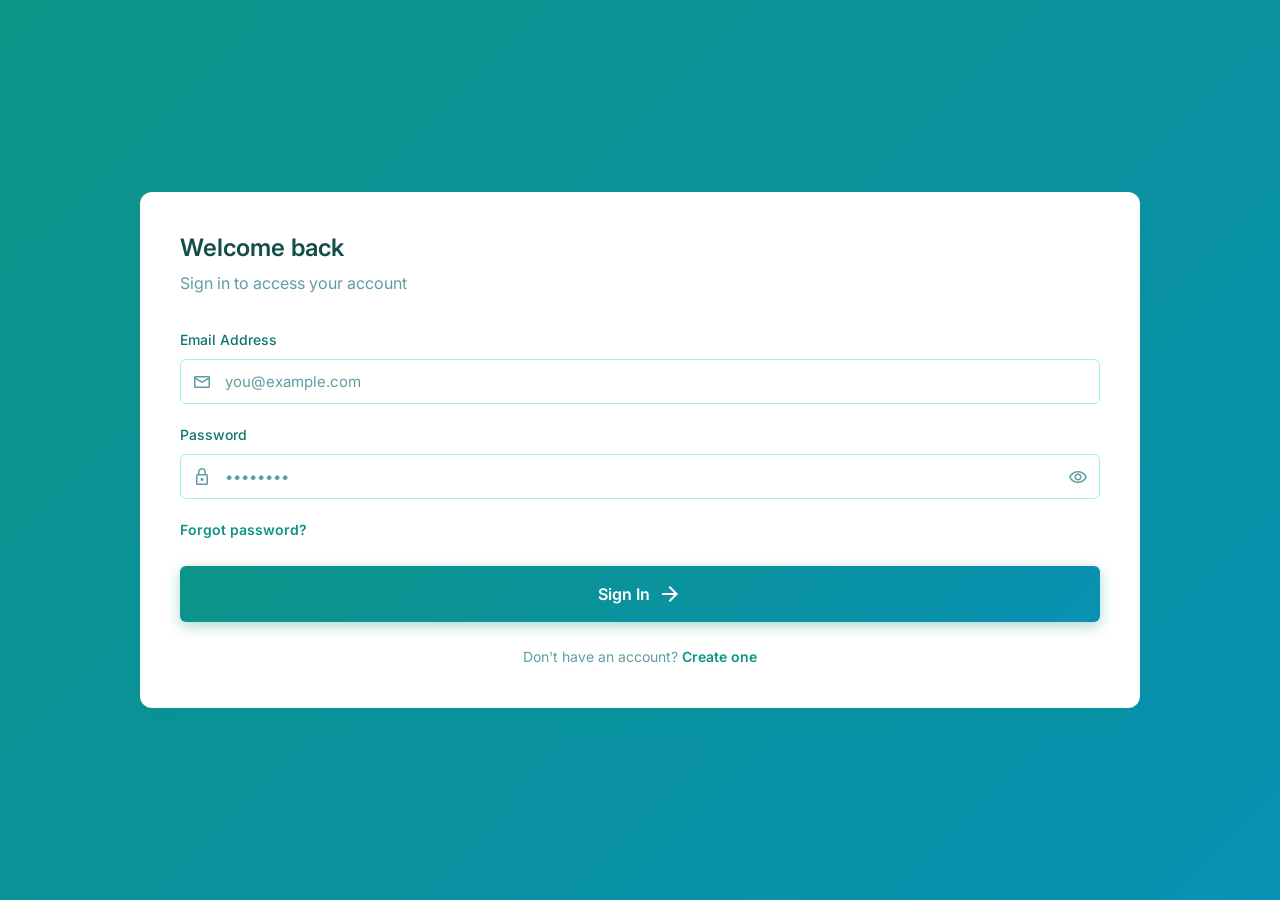
<file: target/classes/static/index.html>
<!DOCTYPE html>
<html lang="en">
<head>
    <meta charset="UTF-8">
    <meta name="viewport" content="width=device-width, initial-scale=1.0">
    <title>SpecBooking - Healthcare Scheduling Portal</title>
    
    <!-- Google Fonts -->
    <link rel="preconnect" href="https://fonts.googleapis.com">
    <link rel="preconnect" href="https://fonts.gstatic.com" crossorigin>
    <link href="https://fonts.googleapis.com/css2?family=Inter:wght@400;500;600;700&display=swap" rel="stylesheet">
    
    <!-- Material Symbols -->
    <link href="https://fonts.googleapis.com/css2?family=Material+Symbols+Outlined:wght@300;400;500;600&display=swap" rel="stylesheet">
    
    <!-- Custom Styles -->
    <link rel="stylesheet" href="css/styles.css">
</head>
<body>
    <!-- Notification Container -->
    <div id="notification-container" class="notification-container"></div>
    
    <!-- Loading Overlay -->
    <div id="loading-overlay" class="loading-overlay">
        <div class="loading-spinner"></div>
    </div>
    
    <!-- Auth Wrapper -->
    <div class="auth-wrapper">
        <div class="auth-container animate-fadeIn">
            
            <!-- Form Side -->
            <div class="auth-form-container">
                
                <!-- Login Form -->
                <div id="login-section">
                    <h2>Welcome back</h2>
                    <p class="subtitle">Sign in to access your account</p>
                    
                    <form id="login-form">
                        <div class="form-group">
                            <label class="form-label">Email Address</label>
                            <div class="input-group">
                                <span class="material-symbols-outlined input-icon">mail</span>
                                <input type="email" class="form-input" id="login-email" placeholder="you@example.com" required>
                            </div>
                        </div>
                        
                        <div class="form-group">
                            <label class="form-label">Password</label>
                            <div class="input-group">
                                <span class="material-symbols-outlined input-icon">lock</span>
                                <input type="password" class="form-input has-right-icon" id="login-password" placeholder="••••••••" required>
                                <span class="material-symbols-outlined input-icon-right" id="toggle-login-password">visibility</span>
                            </div>
                        </div>
                        
                        <div class="flex justify-between items-center mb-6">
                            <a href="#" class="text-primary text-sm font-semibold">Forgot password?</a>
                        </div>
                        
                        <button type="submit" class="btn btn-primary btn-lg w-full">
                            Sign In
                            <span class="material-symbols-outlined">arrow_forward</span>
                        </button>
                    </form>
                    
                    <p class="auth-footer">
                        Don't have an account? <a href="#" id="show-signup">Create one</a>
                    </p>
                </div>
                
                <!-- Signup Form -->
                <div id="signup-section" class="hidden">
                    <h2>Create Account</h2>
                    <p class="subtitle">Join SpecBooking to manage your healthcare</p>
                    
                    <!-- Role Toggle -->
                    <div class="role-toggle mb-6">
                        <button type="button" class="toggle-option active" data-role="PATIENT">
                            <span class="material-symbols-outlined">person</span>
                            Patient
                        </button>
                        <button type="button" class="toggle-option" data-role="DOCTOR">
                            <span class="material-symbols-outlined">stethoscope</span>
                            Doctor
                        </button>
                    </div>
                    
                    <form id="signup-form">
                        <div class="grid grid-cols-2 gap-4">
                            <div class="form-group">
                                <label class="form-label">Full Name</label>
                                <input type="text" class="form-input" id="signup-name" placeholder="John Doe" required>
                            </div>
                            <div class="form-group">
                                <label class="form-label">Phone Number</label>
                                <input type="tel" class="form-input" id="signup-phone" placeholder="+250 7XX XXX XXX" required>
                            </div>
                        </div>
                        
                        <div class="form-group">
                            <label class="form-label">Email Address</label>
                            <input type="email" class="form-input" id="signup-email" placeholder="you@example.com" required>
                        </div>
                        
                        <div class="form-group">
                            <label class="form-label">Password</label>
                            <div class="input-group">
                                <span class="material-symbols-outlined input-icon">lock</span>
                                <input type="password" class="form-input has-right-icon" id="signup-password" placeholder="Create a strong password" required>
                                <span class="material-symbols-outlined input-icon-right" id="toggle-signup-password">visibility</span>
                            </div>
                        </div>
                        
                        <!-- Location Fields - Cascading Dropdowns -->
                        <p class="form-section-title">Location Information</p>
                        
                        <div class="grid grid-cols-2 gap-4">
                            <div class="form-group">
                                <label class="form-label">Province</label>
                                <select class="form-select" id="signup-province" required>
                                    <option value="">Loading...</option>
                                </select>
                            </div>
                            <div class="form-group">
                                <label class="form-label">District</label>
                                <select class="form-select" id="signup-district" required disabled>
                                    <option value="">Select Province first</option>
                                </select>
                            </div>
                        </div>
                        
                        <div class="grid grid-cols-3 gap-4">
                            <div class="form-group">
                                <label class="form-label">Sector</label>
                                <select class="form-select" id="signup-sector" required disabled>
                                    <option value="">Select District first</option>
                                </select>
                            </div>
                            <div class="form-group">
                                <label class="form-label">Cell</label>
                                <select class="form-select" id="signup-cell" required disabled>
                                    <option value="">Select Sector first</option>
                                </select>
                            </div>
                            <div class="form-group">
                                <label class="form-label">Village</label>
                                <select class="form-select" id="signup-village" required disabled>
                                    <option value="">Select Cell first</option>
                                </select>
                            </div>
                        </div>
                        
                        <!-- Doctor Fields (only shown for doctors) -->
                        <div id="doctor-fields" class="hidden">
                            <p class="form-section-title">Professional Information</p>
                            <div class="form-group">
                                <label class="form-label">Specialization</label>
                                <select class="form-select" id="signup-specialization">
                                    <option value="">Select Specialization</option>
                                    <option value="General Practitioner">General Practitioner</option>
                                    <option value="Cardiologist">Cardiologist</option>
                                    <option value="Dermatologist">Dermatologist</option>
                                    <option value="Neurologist">Neurologist</option>
                                    <option value="Pediatrician">Pediatrician</option>
                                    <option value="Orthopedic">Orthopedic</option>
                                    <option value="Psychiatrist">Psychiatrist</option>
                                    <option value="Gynecologist">Gynecologist</option>
                                    <option value="Ophthalmologist">Ophthalmologist</option>
                                    <option value="ENT Specialist">ENT Specialist</option>
                                    <option value="Surgeon">Surgeon</option>
                                </select>
                            </div>
                            <div class="grid grid-cols-2 gap-4">
                                <div class="form-group">
                                    <label class="form-label">Experience (Years)</label>
                                    <input type="number" class="form-input" id="signup-experience" placeholder="5" min="0">
                                </div>
                                <div class="form-group">
                                    <label class="form-label">Hospital Name</label>
                                    <input type="text" class="form-input" id="signup-hospital" placeholder="King Faisal Hospital">
                                </div>
                            </div>
                        </div>
                        
                        <button type="submit" class="btn btn-primary btn-lg w-full mt-4">
                            Create Account
                            <span class="material-symbols-outlined">person_add</span>
                        </button>
                    </form>
                    
                    <p class="auth-footer">
                        Already have an account? <a href="#" id="show-login">Sign in</a>
                    </p>
                </div>
                
            </div>
        </div>
    </div>
    
    <!-- API Script -->
    <script src="js/api.js"></script>
    
    <!-- Page Script -->
    <script>
        let selectedRole = 'PATIENT';
        let allLocations = [];
        let selectedLocationId = null;
        
        // Load locations from database
        async function loadLocations() {
            try {
                allLocations = await api.getLocations();
                console.log('Loaded locations:', allLocations.length);
                populateProvinces();
            } catch (error) {
                console.error('Error loading locations:', error);
                const provinceSelect = document.getElementById('signup-province');
                provinceSelect.innerHTML = '<option value="">No locations available - Contact admin</option>';
            }
        }
        
        // Populate provinces dropdown
        function populateProvinces() {
            const provinceSelect = document.getElementById('signup-province');
            const provinces = [...new Set(allLocations.map(loc => loc.province))].sort();
            
            provinceSelect.innerHTML = '<option value="">Select Province</option>';
            provinces.forEach(province => {
                const option = document.createElement('option');
                option.value = province;
                option.textContent = province;
                provinceSelect.appendChild(option);
            });
            
            if (provinces.length === 0) {
                provinceSelect.innerHTML = '<option value="">No provinces available</option>';
            }
        }
        
        // Province change handler - populate districts
        document.getElementById('signup-province').addEventListener('change', function() {
            const selectedProvince = this.value;
            const districtSelect = document.getElementById('signup-district');
            const sectorSelect = document.getElementById('signup-sector');
            const cellSelect = document.getElementById('signup-cell');
            const villageSelect = document.getElementById('signup-village');
            
            // Reset downstream selects
            sectorSelect.innerHTML = '<option value="">Select District first</option>';
            sectorSelect.disabled = true;
            cellSelect.innerHTML = '<option value="">Select Sector first</option>';
            cellSelect.disabled = true;
            villageSelect.innerHTML = '<option value="">Select Cell first</option>';
            villageSelect.disabled = true;
            selectedLocationId = null;
            
            if (!selectedProvince) {
                districtSelect.innerHTML = '<option value="">Select Province first</option>';
                districtSelect.disabled = true;
                return;
            }
            
            const districts = [...new Set(
                allLocations
                    .filter(loc => loc.province === selectedProvince)
                    .map(loc => loc.district)
            )].sort();
            
            districtSelect.innerHTML = '<option value="">Select District</option>';
            districts.forEach(district => {
                const option = document.createElement('option');
                option.value = district;
                option.textContent = district;
                districtSelect.appendChild(option);
            });
            districtSelect.disabled = false;
        });
        
        // District change handler - populate sectors
        document.getElementById('signup-district').addEventListener('change', function() {
            const selectedProvince = document.getElementById('signup-province').value;
            const selectedDistrict = this.value;
            const sectorSelect = document.getElementById('signup-sector');
            const cellSelect = document.getElementById('signup-cell');
            const villageSelect = document.getElementById('signup-village');
            
            // Reset downstream selects
            cellSelect.innerHTML = '<option value="">Select Sector first</option>';
            cellSelect.disabled = true;
            villageSelect.innerHTML = '<option value="">Select Cell first</option>';
            villageSelect.disabled = true;
            selectedLocationId = null;
            
            if (!selectedDistrict) {
                sectorSelect.innerHTML = '<option value="">Select District first</option>';
                sectorSelect.disabled = true;
                return;
            }
            
            const sectors = [...new Set(
                allLocations
                    .filter(loc => loc.province === selectedProvince && loc.district === selectedDistrict)
                    .map(loc => loc.sector)
            )].sort();
            
            sectorSelect.innerHTML = '<option value="">Select Sector</option>';
            sectors.forEach(sector => {
                const option = document.createElement('option');
                option.value = sector;
                option.textContent = sector;
                sectorSelect.appendChild(option);
            });
            sectorSelect.disabled = false;
        });
        
        // Sector change handler - populate cells
        document.getElementById('signup-sector').addEventListener('change', function() {
            const selectedProvince = document.getElementById('signup-province').value;
            const selectedDistrict = document.getElementById('signup-district').value;
            const selectedSector = this.value;
            const cellSelect = document.getElementById('signup-cell');
            const villageSelect = document.getElementById('signup-village');
            
            // Reset downstream selects
            villageSelect.innerHTML = '<option value="">Select Cell first</option>';
            villageSelect.disabled = true;
            selectedLocationId = null;
            
            if (!selectedSector) {
                cellSelect.innerHTML = '<option value="">Select Sector first</option>';
                cellSelect.disabled = true;
                return;
            }
            
            const cells = [...new Set(
                allLocations
                    .filter(loc => loc.province === selectedProvince && 
                                   loc.district === selectedDistrict && 
                                   loc.sector === selectedSector)
                    .map(loc => loc.cell)
            )].sort();
            
            cellSelect.innerHTML = '<option value="">Select Cell</option>';
            cells.forEach(cell => {
                const option = document.createElement('option');
                option.value = cell;
                option.textContent = cell;
                cellSelect.appendChild(option);
            });
            cellSelect.disabled = false;
        });
        
        // Cell change handler - populate villages
        document.getElementById('signup-cell').addEventListener('change', function() {
            const selectedProvince = document.getElementById('signup-province').value;
            const selectedDistrict = document.getElementById('signup-district').value;
            const selectedSector = document.getElementById('signup-sector').value;
            const selectedCell = this.value;
            const villageSelect = document.getElementById('signup-village');
            
            selectedLocationId = null;
            
            if (!selectedCell) {
                villageSelect.innerHTML = '<option value="">Select Cell first</option>';
                villageSelect.disabled = true;
                return;
            }
            
            const villages = [...new Set(
                allLocations
                    .filter(loc => loc.province === selectedProvince && 
                                   loc.district === selectedDistrict && 
                                   loc.sector === selectedSector &&
                                   loc.cell === selectedCell)
                    .map(loc => loc.village)
            )].sort();
            
            villageSelect.innerHTML = '<option value="">Select Village</option>';
            villages.forEach(village => {
                const option = document.createElement('option');
                option.value = village;
                option.textContent = village;
                villageSelect.appendChild(option);
            });
            villageSelect.disabled = false;
        });
        
        // Village change handler - find location ID
        document.getElementById('signup-village').addEventListener('change', function() {
            const selectedProvince = document.getElementById('signup-province').value;
            const selectedDistrict = document.getElementById('signup-district').value;
            const selectedSector = document.getElementById('signup-sector').value;
            const selectedCell = document.getElementById('signup-cell').value;
            const selectedVillage = this.value;
            
            if (selectedVillage) {
                const location = allLocations.find(loc => 
                    loc.province === selectedProvince && 
                    loc.district === selectedDistrict && 
                    loc.sector === selectedSector &&
                    loc.cell === selectedCell &&
                    loc.village === selectedVillage
                );
                selectedLocationId = location ? location.id : null;
                console.log('Selected location ID:', selectedLocationId);
            } else {
                selectedLocationId = null;
            }
        });
        
        // Toggle between login and signup
        document.getElementById('show-signup').addEventListener('click', function(e) {
            e.preventDefault();
            document.getElementById('login-section').classList.add('hidden');
            document.getElementById('signup-section').classList.remove('hidden');
        });
        
        document.getElementById('show-login').addEventListener('click', function(e) {
            e.preventDefault();
            document.getElementById('signup-section').classList.add('hidden');
            document.getElementById('login-section').classList.remove('hidden');
        });
        
        // Role toggle
        document.querySelectorAll('.role-toggle .toggle-option').forEach(btn => {
            btn.addEventListener('click', function() {
                document.querySelectorAll('.role-toggle .toggle-option').forEach(b => b.classList.remove('active'));
                this.classList.add('active');
                selectedRole = this.dataset.role;
                
                if (selectedRole === 'DOCTOR') {
                    document.getElementById('doctor-fields').classList.remove('hidden');
                } else {
                    document.getElementById('doctor-fields').classList.add('hidden');
                }
            });
        });
        
        // Password visibility toggle
        document.getElementById('toggle-login-password').addEventListener('click', function() {
            const input = document.getElementById('login-password');
            const isPassword = input.type === 'password';
            input.type = isPassword ? 'text' : 'password';
            this.textContent = isPassword ? 'visibility_off' : 'visibility';
        });
        
        document.getElementById('toggle-signup-password').addEventListener('click', function() {
            const input = document.getElementById('signup-password');
            const isPassword = input.type === 'password';
            input.type = isPassword ? 'text' : 'password';
            this.textContent = isPassword ? 'visibility_off' : 'visibility';
        });
        
        // Login form submit
        document.getElementById('login-form').addEventListener('submit', async function(e) {
            e.preventDefault();
            
            const email = document.getElementById('login-email').value;
            const password = document.getElementById('login-password').value;
            
            showLoading();
            
            try {
                const response = await api.login(email, password);
                hideLoading();
                
                if (response.token) {
                    showNotification('success', 'Welcome back!', 'Redirecting to your dashboard...');
                    
                    setTimeout(() => {
                        const role = response.role;
                        if (role === 'ADMIN') {
                            window.location.href = 'admin-dashboard.html';
                        } else if (role === 'DOCTOR') {
                            window.location.href = 'doctor-dashboard.html';
                        } else {
                            window.location.href = 'patient-dashboard.html';
                        }
                    }, 1000);
                } else {
                    showNotification('error', 'Login Failed', response.message || 'Invalid credentials');
                }
            } catch (error) {
                hideLoading();
                showNotification('error', 'Error', error.message || 'Login failed. Please try again.');
            }
        });
        
        // Signup form submit
        document.getElementById('signup-form').addEventListener('submit', async function(e) {
            e.preventDefault();
            
            // Validate location selection
            if (!selectedLocationId) {
                showNotification('error', 'Location Required', 'Please select your complete location (down to village).');
                return;
            }
            
            const userData = {
                name: document.getElementById('signup-name').value,
                email: document.getElementById('signup-email').value,
                phone: document.getElementById('signup-phone').value,
                password: document.getElementById('signup-password').value,
                role: selectedRole,
                locationId: selectedLocationId
            };
            
            // Additional doctor fields
            if (selectedRole === 'DOCTOR') {
                userData.specialty = document.getElementById('signup-specialization').value;
                userData.experienceYears = parseInt(document.getElementById('signup-experience').value) || 0;
                userData.hospitalName = document.getElementById('signup-hospital').value;
            }
            
            showLoading();
            
            try {
                const response = await api.register(userData);
                hideLoading();
                
                if (response.token || response.userId) {
                    showNotification('success', 'Account Created!', 'Please login with your credentials.');
                    
                    setTimeout(() => {
                        document.getElementById('show-login').click();
                    }, 1500);
                } else {
                    showNotification('error', 'Registration Failed', response.message || 'Could not create account');
                }
            } catch (error) {
                hideLoading();
                showNotification('error', 'Error', error.message || 'Registration failed. Please try again.');
            }
        });
        
        // Check if already logged in
        document.addEventListener('DOMContentLoaded', function() {
            // Load locations for registration
            loadLocations();
            
            const token = localStorage.getItem('token');
            const role = localStorage.getItem('userRole');
            
            if (token && role) {
                if (role === 'ADMIN') {
                    window.location.href = 'admin-dashboard.html';
                } else if (role === 'DOCTOR') {
                    window.location.href = 'doctor-dashboard.html';
                } else {
                    window.location.href = 'patient-dashboard.html';
                }
            }
        });
    </script>
</body>
</html>
</file>
<file: target/classes/static/css/styles.css>
/* ============================================
   SPECBOOKING WEB PORTAL - DESIGN SYSTEM
   Desktop-first Web Application Styles
   ============================================ */

/* === CSS CUSTOM PROPERTIES (Variables) === */
:root {
  /* Primary Colors - Teal/Mint Healthcare Theme */
  --primary: #0D9488;
  --primary-dark: #0F766E;
  --primary-light: #14B8A6;
  --primary-lighter: #5EEAD4;
  --accent: #0891B2;
  --accent-dark: #0E7490;
  
  /* Background Colors */
  --bg-light: #F0FDFA;
  --bg-white: #ffffff;
  --bg-dark: #134E4A;
  --bg-sidebar: #115E59;
  --bg-card: #ffffff;
  
  /* Text Colors */
  --text-primary: #134E4A;
  --text-secondary: #0F766E;
  --text-muted: #5F9EA0;
  --text-white: #ffffff;
  
  /* Status Colors */
  --success: #059669;
  --success-light: #D1FAE5;
  --warning: #D97706;
  --warning-light: #FEF3C7;
  --error: #DC2626;
  --error-light: #FEE2E2;
  --info: #0891B2;
  --info-light: #CFFAFE;
  
  /* Borders */
  --border-light: #99F6E4;
  --border-dark: #2DD4BF;
  
  /* Shadows - sharper for modern look */
  --shadow-sm: 0 1px 2px 0 rgba(13, 148, 136, 0.08);
  --shadow-md: 0 4px 6px -1px rgba(13, 148, 136, 0.12), 0 2px 4px -2px rgba(13, 148, 136, 0.08);
  --shadow-lg: 0 10px 15px -3px rgba(13, 148, 136, 0.15), 0 4px 6px -4px rgba(13, 148, 136, 0.1);
  --shadow-xl: 0 20px 25px -5px rgba(13, 148, 136, 0.18), 0 8px 10px -6px rgba(13, 148, 136, 0.1);
  --shadow-primary: 0 4px 14px 0 rgba(13, 148, 136, 0.35);
  
  /* Border Radius - Modern & Sharp */
  --radius-sm: 0.125rem;
  --radius-md: 0.25rem;
  --radius-lg: 0.375rem;
  --radius-xl: 0.5rem;
  --radius-2xl: 0.75rem;
  --radius-full: 9999px;
  
  /* Spacing */
  --space-1: 0.25rem;
  --space-2: 0.5rem;
  --space-3: 0.75rem;
  --space-4: 1rem;
  --space-5: 1.25rem;
  --space-6: 1.5rem;
  --space-8: 2rem;
  --space-10: 2.5rem;
  --space-12: 3rem;
  
  /* Sidebar */
  --sidebar-width: 260px;
  --sidebar-collapsed-width: 72px;
  --header-height: 64px;
  
  /* Transitions */
  --transition-fast: 150ms ease;
  --transition-normal: 250ms ease;
  --transition-slow: 350ms ease;
  
  /* Z-index layers */
  --z-sidebar: 100;
  --z-header: 150;
  --z-dropdown: 200;
  --z-modal-backdrop: 300;
  --z-modal: 400;
  --z-notification: 500;
}

/* === RESET & BASE STYLES === */
*, *::before, *::after {
  box-sizing: border-box;
  margin: 0;
  padding: 0;
}

html {
  scroll-behavior: smooth;
}

body {
  font-family: 'Inter', -apple-system, BlinkMacSystemFont, 'Segoe UI', Roboto, sans-serif;
  background-color: var(--bg-light);
  color: var(--text-primary);
  line-height: 1.6;
  min-height: 100vh;
  -webkit-font-smoothing: antialiased;
}

a {
  color: inherit;
  text-decoration: none;
}

button {
  font-family: inherit;
  cursor: pointer;
  border: none;
  background: none;
}

input, select, textarea {
  font-family: inherit;
  font-size: inherit;
}

/* === TYPOGRAPHY === */
h1, h2, h3, h4, h5, h6 {
  font-weight: 600;
  line-height: 1.3;
  color: var(--text-primary);
}

h1 { font-size: 1.875rem; }
h2 { font-size: 1.5rem; }
h3 { font-size: 1.25rem; }
h4 { font-size: 1.125rem; }

.text-xs { font-size: 0.75rem; }
.text-sm { font-size: 0.875rem; }
.text-base { font-size: 1rem; }
.text-lg { font-size: 1.125rem; }
.text-xl { font-size: 1.25rem; }
.text-2xl { font-size: 1.5rem; }

.font-medium { font-weight: 500; }
.font-semibold { font-weight: 600; }
.font-bold { font-weight: 700; }

.text-primary { color: var(--primary); }
.text-muted { color: var(--text-muted); }
.text-success { color: var(--success); }
.text-warning { color: var(--warning); }
.text-error { color: var(--error); }
.text-white { color: var(--text-white); }
.text-center { text-align: center; }

/* === LAYOUT UTILITIES === */
.flex { display: flex; }
.flex-col { flex-direction: column; }
.flex-wrap { flex-wrap: wrap; }
.items-center { align-items: center; }
.items-start { align-items: flex-start; }
.justify-center { justify-content: center; }
.justify-between { justify-content: space-between; }
.justify-end { justify-content: flex-end; }
.gap-1 { gap: var(--space-1); }
.gap-2 { gap: var(--space-2); }
.gap-3 { gap: var(--space-3); }
.gap-4 { gap: var(--space-4); }
.gap-6 { gap: var(--space-6); }
.flex-1 { flex: 1; }

.grid { display: grid; }
.grid-cols-2 { grid-template-columns: repeat(2, 1fr); }
.grid-cols-3 { grid-template-columns: repeat(3, 1fr); }
.grid-cols-4 { grid-template-columns: repeat(4, 1fr); }

.w-full { width: 100%; }
.h-full { height: 100%; }
.hidden { display: none !important; }

/* === SPACING === */
.p-2 { padding: var(--space-2); }
.p-3 { padding: var(--space-3); }
.p-4 { padding: var(--space-4); }
.p-6 { padding: var(--space-6); }
.p-8 { padding: var(--space-8); }

.px-4 { padding-left: var(--space-4); padding-right: var(--space-4); }
.px-6 { padding-left: var(--space-6); padding-right: var(--space-6); }
.py-2 { padding-top: var(--space-2); padding-bottom: var(--space-2); }
.py-3 { padding-top: var(--space-3); padding-bottom: var(--space-3); }
.py-4 { padding-top: var(--space-4); padding-bottom: var(--space-4); }

.mt-2 { margin-top: var(--space-2); }
.mt-4 { margin-top: var(--space-4); }
.mt-6 { margin-top: var(--space-6); }
.mb-2 { margin-bottom: var(--space-2); }
.mb-4 { margin-bottom: var(--space-4); }
.mb-6 { margin-bottom: var(--space-6); }

/* ============================================
   WEB PORTAL LAYOUT
   ============================================ */

/* === PORTAL WRAPPER === */
.portal-wrapper {
  display: flex;
  min-height: 100vh;
}

/* === SIDEBAR === */
.sidebar {
  position: fixed;
  left: 0;
  top: 0;
  width: var(--sidebar-width);
  height: 100vh;
  background: var(--bg-sidebar);
  color: var(--text-white);
  display: flex;
  flex-direction: column;
  z-index: var(--z-sidebar);
  transition: width var(--transition-normal);
  overflow: hidden;
}

.sidebar-header {
  padding: var(--space-6);
  border-bottom: 1px solid var(--border-dark);
}

.sidebar-logo {
  display: flex;
  align-items: center;
  gap: var(--space-3);
}

.sidebar-logo .logo-icon {
  width: 40px;
  height: 40px;
  background: linear-gradient(135deg, var(--primary) 0%, var(--accent) 100%);
  border-radius: var(--radius-lg);
  display: flex;
  align-items: center;
  justify-content: center;
}

.sidebar-logo .logo-icon .material-symbols-outlined {
  font-size: 1.5rem;
  color: white;
}

.sidebar-logo h1 {
  font-size: 1.25rem;
  font-weight: 700;
  color: white;
}

.sidebar-logo .subtitle {
  font-size: 0.75rem;
  color: var(--text-muted);
}

.sidebar-nav {
  flex: 1;
  padding: var(--space-4) 0;
  overflow-y: auto;
}

.nav-section {
  margin-bottom: var(--space-6);
}

.nav-section-title {
  padding: 0 var(--space-6);
  margin-bottom: var(--space-2);
  font-size: 0.6875rem;
  font-weight: 600;
  text-transform: uppercase;
  letter-spacing: 0.05em;
  color: var(--text-muted);
}

.nav-item {
  display: flex;
  align-items: center;
  gap: var(--space-3);
  padding: var(--space-3) var(--space-6);
  color: rgba(255, 255, 255, 0.7);
  font-size: 0.875rem;
  font-weight: 500;
  transition: all var(--transition-fast);
  cursor: pointer;
  border-left: 3px solid transparent;
}

.nav-item:hover {
  background: rgba(255, 255, 255, 0.05);
  color: white;
}

.nav-item.active {
  background: rgba(60, 131, 246, 0.15);
  color: var(--primary-light);
  border-left-color: var(--primary);
}

.nav-item .material-symbols-outlined {
  font-size: 1.25rem;
}

.nav-item .badge {
  margin-left: auto;
  background: var(--error);
  color: white;
  padding: 2px 8px;
  border-radius: var(--radius-full);
  font-size: 0.6875rem;
  font-weight: 600;
}

.sidebar-footer {
  padding: var(--space-4) var(--space-6);
  border-top: 1px solid var(--border-dark);
}

.sidebar-user {
  display: flex;
  align-items: center;
  gap: var(--space-3);
  padding: var(--space-3);
  border-radius: var(--radius-lg);
  transition: background var(--transition-fast);
  cursor: pointer;
}

.sidebar-user:hover {
  background: rgba(255, 255, 255, 0.05);
}

.sidebar-user .avatar {
  width: 40px;
  height: 40px;
  border-radius: var(--radius-full);
  background: linear-gradient(135deg, var(--primary) 0%, var(--accent) 100%);
  display: flex;
  align-items: center;
  justify-content: center;
  font-weight: 600;
  font-size: 0.875rem;
}

.sidebar-user .user-info {
  flex: 1;
  min-width: 0;
}

.sidebar-user .user-name {
  font-size: 0.875rem;
  font-weight: 600;
  color: white;
  white-space: nowrap;
  overflow: hidden;
  text-overflow: ellipsis;
}

.sidebar-user .user-role {
  font-size: 0.75rem;
  color: var(--text-muted);
}

/* === MAIN CONTENT AREA === */
.main-wrapper {
  flex: 1;
  margin-left: var(--sidebar-width);
  display: flex;
  flex-direction: column;
  min-height: 100vh;
}

/* === TOP HEADER === */
.top-header {
  position: sticky;
  top: 0;
  height: var(--header-height);
  background: var(--bg-white);
  border-bottom: 1px solid var(--border-light);
  display: flex;
  align-items: center;
  justify-content: space-between;
  padding: 0 var(--space-8);
  z-index: var(--z-header);
}

.header-left {
  display: flex;
  align-items: center;
  gap: var(--space-4);
}

.header-title {
  font-size: 1.125rem;
  font-weight: 600;
}

.header-breadcrumb {
  display: flex;
  align-items: center;
  gap: var(--space-2);
  font-size: 0.875rem;
  color: var(--text-muted);
}

.header-breadcrumb a {
  color: var(--text-muted);
  transition: color var(--transition-fast);
}

.header-breadcrumb a:hover {
  color: var(--primary);
}

.header-breadcrumb .separator {
  color: var(--border-light);
}

.header-right {
  display: flex;
  align-items: center;
  gap: var(--space-4);
}

.search-box {
  position: relative;
  width: 280px;
}

.search-box .search-icon {
  position: absolute;
  left: var(--space-3);
  top: 50%;
  transform: translateY(-50%);
  color: var(--text-muted);
  font-size: 1.25rem;
}

.search-box .search-input {
  width: 100%;
  padding: var(--space-2) var(--space-4);
  padding-left: 2.5rem;
  background: var(--bg-light);
  border: 1px solid transparent;
  border-radius: var(--radius-lg);
  font-size: 0.875rem;
  transition: all var(--transition-fast);
}

.search-box .search-input:focus {
  background: var(--bg-white);
  border-color: var(--primary);
  outline: none;
  box-shadow: 0 0 0 3px rgba(60, 131, 246, 0.1);
}

.header-btn {
  position: relative;
  width: 40px;
  height: 40px;
  display: flex;
  align-items: center;
  justify-content: center;
  border-radius: var(--radius-lg);
  color: var(--text-secondary);
  transition: all var(--transition-fast);
}

.header-btn:hover {
  background: var(--bg-light);
  color: var(--text-primary);
}

.header-btn .badge-dot {
  position: absolute;
  top: 8px;
  right: 8px;
  width: 8px;
  height: 8px;
  background: var(--error);
  border-radius: var(--radius-full);
  border: 2px solid var(--bg-white);
}

.header-avatar {
  width: 36px;
  height: 36px;
  border-radius: var(--radius-full);
  background: linear-gradient(135deg, var(--primary) 0%, var(--accent) 100%);
  display: flex;
  align-items: center;
  justify-content: center;
  color: white;
  font-weight: 600;
  font-size: 0.875rem;
  cursor: pointer;
  transition: transform var(--transition-fast);
}

.header-avatar:hover {
  transform: scale(1.05);
}

/* === MAIN CONTENT === */
.main-content {
  flex: 1;
  padding: var(--space-8);
  overflow-y: auto;
}

/* === PAGE HEADER === */
.page-header {
  margin-bottom: var(--space-8);
}

.page-header h1 {
  margin-bottom: var(--space-2);
}

.page-header p {
  color: var(--text-muted);
  font-size: 0.9375rem;
}

.page-header-actions {
  display: flex;
  gap: var(--space-3);
  margin-top: var(--space-4);
}

/* ============================================
   CARDS & COMPONENTS
   ============================================ */

/* === CARDS === */
.card {
  background: var(--bg-white);
  border-radius: var(--radius-xl);
  border: 1px solid var(--border-light);
  box-shadow: var(--shadow-sm);
  overflow: hidden;
  transition: all var(--transition-normal);
}

.card:hover {
  box-shadow: var(--shadow-md);
}

.card-header {
  padding: var(--space-5) var(--space-6);
  border-bottom: 1px solid var(--border-light);
  display: flex;
  align-items: center;
  justify-content: space-between;
}

.card-header h3 {
  font-size: 1rem;
  font-weight: 600;
}

.card-body {
  padding: var(--space-6);
}

.card-footer {
  padding: var(--space-4) var(--space-6);
  border-top: 1px solid var(--border-light);
  background: var(--bg-light);
}

/* === STAT CARDS === */
.stats-grid {
  display: grid;
  grid-template-columns: repeat(auto-fit, minmax(240px, 1fr));
  gap: var(--space-6);
  margin-bottom: var(--space-8);
}

.stat-card {
  background: var(--bg-white);
  border-radius: var(--radius-xl);
  padding: var(--space-6);
  border: 1px solid var(--border-light);
  transition: all var(--transition-normal);
}

.stat-card:hover {
  box-shadow: var(--shadow-md);
  transform: translateY(-2px);
}

.stat-card .stat-header {
  display: flex;
  align-items: center;
  justify-content: space-between;
  margin-bottom: var(--space-4);
}

.stat-card .stat-icon {
  width: 48px;
  height: 48px;
  border-radius: var(--radius-lg);
  display: flex;
  align-items: center;
  justify-content: center;
}

.stat-card .stat-icon .material-symbols-outlined {
  font-size: 1.5rem;
}

.stat-card .stat-value {
  font-size: 2rem;
  font-weight: 700;
  color: var(--text-primary);
  line-height: 1;
  margin-bottom: var(--space-1);
}

.stat-card .stat-label {
  font-size: 0.875rem;
  color: var(--text-muted);
}

.stat-card .stat-change {
  display: flex;
  align-items: center;
  gap: var(--space-1);
  font-size: 0.75rem;
  font-weight: 600;
}

.stat-card .stat-change.positive {
  color: var(--success);
}

.stat-card .stat-change.negative {
  color: var(--error);
}

/* === BUTTONS === */
.btn {
  display: inline-flex;
  align-items: center;
  justify-content: center;
  gap: var(--space-2);
  padding: var(--space-3) var(--space-5);
  font-weight: 500;
  font-size: 0.875rem;
  border-radius: var(--radius-lg);
  transition: all var(--transition-fast);
  cursor: pointer;
  border: none;
  outline: none;
  white-space: nowrap;
}

.btn:active {
  transform: scale(0.98);
}

.btn-primary {
  background: linear-gradient(135deg, var(--primary) 0%, var(--accent) 100%);
  color: var(--text-white);
  box-shadow: var(--shadow-primary);
}

.btn-primary:hover {
  box-shadow: 0 6px 20px 0 rgba(60, 131, 246, 0.5);
  transform: translateY(-1px);
}

.btn-secondary {
  background: var(--bg-white);
  color: var(--text-primary);
  border: 1px solid var(--border-light);
}

.btn-secondary:hover {
  background: var(--bg-light);
  border-color: var(--primary);
}

.btn-ghost {
  background: transparent;
  color: var(--text-secondary);
}

.btn-ghost:hover {
  background: var(--bg-light);
  color: var(--text-primary);
}

.btn-success {
  background: var(--success);
  color: var(--text-white);
}

.btn-error {
  background: var(--error);
  color: var(--text-white);
}

.btn-icon {
  width: 36px;
  height: 36px;
  padding: 0;
}

.btn-lg {
  padding: var(--space-4) var(--space-6);
  font-size: 1rem;
  font-weight: 600;
}

.btn-sm {
  padding: var(--space-2) var(--space-3);
  font-size: 0.75rem;
}

/* === FORM ELEMENTS === */
.form-section-title {
  font-size: 0.8125rem;
  font-weight: 600;
  color: var(--primary);
  text-transform: uppercase;
  letter-spacing: 0.05em;
  margin: var(--space-4) 0 var(--space-3) 0;
  padding-bottom: var(--space-2);
  border-bottom: 1px solid var(--border-light);
}

.form-group {
  margin-bottom: var(--space-5);
}

.form-label {
  display: block;
  font-size: 0.875rem;
  font-weight: 500;
  color: var(--text-secondary);
  margin-bottom: var(--space-2);
}

.form-input {
  width: 100%;
  padding: var(--space-3) var(--space-4);
  font-size: 0.9375rem;
  color: var(--text-primary);
  background: var(--bg-white);
  border: 1px solid var(--border-light);
  border-radius: var(--radius-lg);
  transition: all var(--transition-fast);
  outline: none;
}

.form-input:focus {
  border-color: var(--primary);
  box-shadow: 0 0 0 3px rgba(60, 131, 246, 0.1);
}

.form-input::placeholder {
  color: var(--text-muted);
}

.input-group {
  position: relative;
}

.input-group .input-icon {
  position: absolute;
  left: var(--space-3);
  top: 50%;
  transform: translateY(-50%);
  color: var(--text-muted);
  font-size: 1.25rem;
  pointer-events: none;
}

.input-group .input-icon-right {
  position: absolute;
  right: var(--space-3);
  top: 50%;
  transform: translateY(-50%);
  color: var(--text-muted);
  font-size: 1.25rem;
  cursor: pointer;
  transition: color var(--transition-fast);
}

.input-group .input-icon-right:hover {
  color: var(--primary);
}

.input-group .form-input {
  padding-left: 2.75rem;
}

.input-group .form-input.has-right-icon {
  padding-right: 2.75rem;
}

.form-select {
  width: 100%;
  padding: var(--space-3) var(--space-4);
  padding-right: 2.5rem;
  font-size: 0.9375rem;
  color: var(--text-primary);
  background: var(--bg-white);
  border: 1px solid var(--border-light);
  border-radius: var(--radius-lg);
  appearance: none;
  cursor: pointer;
  transition: all var(--transition-fast);
  outline: none;
  background-image: url("data:image/svg+xml,%3Csvg xmlns='http://www.w3.org/2000/svg' width='24' height='24' viewBox='0 0 24 24' fill='none' stroke='%2394a3b8' stroke-width='2' stroke-linecap='round' stroke-linejoin='round'%3E%3Cpolyline points='6 9 12 15 18 9'%3E%3C/polyline%3E%3C/svg%3E");
  background-repeat: no-repeat;
  background-position: right 0.75rem center;
  background-size: 1.25rem;
}

.form-select:focus {
  border-color: var(--primary);
  box-shadow: 0 0 0 3px rgba(60, 131, 246, 0.1);
}

/* Checkbox */
.checkbox-wrapper {
  display: flex;
  align-items: center;
  gap: var(--space-2);
  cursor: pointer;
}

.checkbox-input {
  width: 18px;
  height: 18px;
  accent-color: var(--primary);
  cursor: pointer;
}

.checkbox-label {
  font-size: 0.875rem;
  color: var(--text-secondary);
  user-select: none;
}

/* Role Toggle */
.role-toggle {
  display: flex;
  background: var(--bg-light);
  border-radius: var(--radius-lg);
  padding: var(--space-1);
}

.role-toggle .toggle-option {
  flex: 1;
  padding: var(--space-3) var(--space-4);
  font-size: 0.875rem;
  font-weight: 500;
  color: var(--text-muted);
  background: transparent;
  border-radius: var(--radius-md);
  transition: all var(--transition-fast);
  text-align: center;
  cursor: pointer;
}

.role-toggle .toggle-option.active {
  background: var(--bg-white);
  color: var(--primary);
  box-shadow: var(--shadow-sm);
}

/* === BADGES === */
.badge {
  display: inline-flex;
  align-items: center;
  gap: var(--space-1);
  padding: var(--space-1) var(--space-3);
  font-size: 0.75rem;
  font-weight: 500;
  border-radius: var(--radius-full);
}

.badge-success {
  background: var(--success-light);
  color: var(--success);
}

.badge-warning {
  background: var(--warning-light);
  color: var(--warning);
}

.badge-error {
  background: var(--error-light);
  color: var(--error);
}

.badge-info {
  background: var(--info-light);
  color: var(--info);
}

.badge-primary {
  background: rgba(60, 131, 246, 0.1);
  color: var(--primary);
}

/* === TABLES === */
.table-wrapper {
  overflow-x: auto;
}

.table {
  width: 100%;
  border-collapse: collapse;
}

.table th,
.table td {
  padding: var(--space-4);
  text-align: left;
  border-bottom: 1px solid var(--border-light);
}

.table th {
  font-size: 0.75rem;
  font-weight: 600;
  text-transform: uppercase;
  letter-spacing: 0.05em;
  color: var(--text-muted);
  background: var(--bg-light);
}

.table tbody tr {
  transition: background var(--transition-fast);
}

.table tbody tr:hover {
  background: var(--bg-light);
}

.table td {
  font-size: 0.875rem;
}

/* === AVATAR === */
.avatar {
  width: 40px;
  height: 40px;
  border-radius: var(--radius-full);
  background: linear-gradient(135deg, var(--primary) 0%, var(--accent) 100%);
  display: flex;
  align-items: center;
  justify-content: center;
  color: white;
  font-weight: 600;
  font-size: 0.875rem;
  flex-shrink: 0;
}

.avatar-sm {
  width: 32px;
  height: 32px;
  font-size: 0.75rem;
}

.avatar-lg {
  width: 56px;
  height: 56px;
  font-size: 1.25rem;
}

.avatar-xl {
  width: 80px;
  height: 80px;
  font-size: 1.5rem;
}

/* === ALERTS === */
.alert {
  display: flex;
  align-items: flex-start;
  gap: var(--space-3);
  padding: var(--space-4);
  border-radius: var(--radius-lg);
  margin-bottom: var(--space-4);
}

.alert-icon {
  flex-shrink: 0;
}

.alert-success {
  background: var(--success-light);
  color: var(--success);
}

.alert-warning {
  background: var(--warning-light);
  color: var(--warning);
}

.alert-error {
  background: var(--error-light);
  color: var(--error);
}

.alert-info {
  background: var(--info-light);
  color: var(--info);
}

.alert-title {
  font-weight: 600;
  margin-bottom: var(--space-1);
}

.alert-message {
  font-size: 0.875rem;
  opacity: 0.9;
}

/* === QUICK ACTIONS GRID === */
.quick-actions-grid {
  display: grid;
  grid-template-columns: repeat(auto-fit, minmax(200px, 1fr));
  gap: var(--space-4);
}

.quick-action-card {
  display: flex;
  align-items: center;
  gap: var(--space-4);
  padding: var(--space-5);
  background: var(--bg-white);
  border: 1px solid var(--border-light);
  border-radius: var(--radius-xl);
  cursor: pointer;
  transition: all var(--transition-normal);
}

.quick-action-card:hover {
  border-color: var(--primary);
  box-shadow: var(--shadow-md);
  transform: translateY(-2px);
}

.quick-action-card .icon-wrapper {
  width: 48px;
  height: 48px;
  border-radius: var(--radius-lg);
  display: flex;
  align-items: center;
  justify-content: center;
  flex-shrink: 0;
}

.quick-action-card .icon-wrapper.blue {
  background: rgba(59, 130, 246, 0.1);
  color: var(--info);
}

.quick-action-card .icon-wrapper.purple {
  background: rgba(13, 148, 136, 0.1);
  color: var(--primary);
}

.quick-action-card .icon-wrapper.green {
  background: rgba(5, 150, 105, 0.1);
  color: var(--success);
}

.quick-action-card .icon-wrapper.orange {
  background: rgba(217, 119, 6, 0.15);
  color: var(--warning);
}

.quick-action-card .icon-wrapper.indigo {
  background: rgba(8, 145, 178, 0.1);
  color: var(--accent);
}

.quick-action-card .icon-wrapper.amber {
  background: rgba(217, 119, 6, 0.1);
  color: var(--warning);
}

.quick-action-card h4 {
  font-size: 0.9375rem;
  font-weight: 600;
  margin-bottom: var(--space-1);
}

.quick-action-card p {
  font-size: 0.8125rem;
  color: var(--text-muted);
}

/* === DOCTOR/APPOINTMENT CARDS === */
.appointment-card {
  display: flex;
  align-items: center;
  gap: var(--space-4);
  padding: var(--space-4);
  background: var(--bg-white);
  border: 1px solid var(--border-light);
  border-radius: var(--radius-lg);
  transition: all var(--transition-fast);
  margin-bottom: var(--space-3);
}

.appointment-card:hover {
  border-color: var(--primary);
  box-shadow: var(--shadow-sm);
}

.appointment-card .doctor-avatar {
  width: 48px;
  height: 48px;
  border-radius: var(--radius-full);
  background: linear-gradient(135deg, var(--primary) 0%, var(--accent) 100%);
  display: flex;
  align-items: center;
  justify-content: center;
  color: white;
  font-weight: 600;
  flex-shrink: 0;
}

.appointment-card .info {
  flex: 1;
  min-width: 0;
}

.appointment-card .doctor-name {
  font-weight: 600;
  margin-bottom: var(--space-1);
}

.appointment-card .specialty {
  font-size: 0.8125rem;
  color: var(--text-muted);
}

.appointment-card .time-badge {
  display: flex;
  align-items: center;
  gap: var(--space-2);
  padding: var(--space-2) var(--space-3);
  background: var(--bg-light);
  border-radius: var(--radius-md);
  font-size: 0.8125rem;
  color: var(--text-secondary);
}

/* === REQUEST CARDS === */
.request-card {
  background: var(--bg-white);
  border: 1px solid var(--border-light);
  border-radius: var(--radius-lg);
  padding: var(--space-5);
  margin-bottom: var(--space-4);
  transition: all var(--transition-fast);
}

.request-card:hover {
  border-color: var(--primary);
  box-shadow: var(--shadow-sm);
}

.request-card .patient-info {
  display: flex;
  align-items: center;
  gap: var(--space-3);
  margin-bottom: var(--space-4);
}

.request-card .patient-avatar {
  width: 44px;
  height: 44px;
  border-radius: var(--radius-full);
  background: rgba(59, 130, 246, 0.1);
  color: var(--primary);
  display: flex;
  align-items: center;
  justify-content: center;
  font-weight: 600;
}

.request-card .request-details {
  display: flex;
  flex-wrap: wrap;
  gap: var(--space-4);
  margin-bottom: var(--space-4);
  font-size: 0.875rem;
  color: var(--text-secondary);
}

.request-card .request-details .detail-item {
  display: flex;
  align-items: center;
  gap: var(--space-2);
}

.request-card .request-actions {
  display: flex;
  gap: var(--space-3);
}

/* === TIMELINE === */
.timeline {
  position: relative;
  padding-left: var(--space-8);
}

.timeline::before {
  content: '';
  position: absolute;
  left: 7px;
  top: 0;
  bottom: 0;
  width: 2px;
  background: var(--border-light);
}

.timeline-item {
  position: relative;
  padding-bottom: var(--space-6);
}

.timeline-item:last-child {
  padding-bottom: 0;
}

.timeline-item::before {
  content: '';
  position: absolute;
  left: calc(-1 * var(--space-8) + 3px);
  top: 4px;
  width: 10px;
  height: 10px;
  background: var(--primary);
  border-radius: var(--radius-full);
  border: 2px solid var(--bg-white);
  box-shadow: 0 0 0 2px var(--primary);
}

.timeline-item.completed::before {
  background: var(--success);
  box-shadow: 0 0 0 2px var(--success);
}

.timeline-item.cancelled::before {
  background: var(--error);
  box-shadow: 0 0 0 2px var(--error);
}

.timeline-time {
  font-size: 0.75rem;
  font-weight: 600;
  color: var(--text-muted);
  margin-bottom: var(--space-1);
}

.timeline-content {
  background: var(--bg-white);
  border: 1px solid var(--border-light);
  border-radius: var(--radius-lg);
  padding: var(--space-4);
}

.timeline-title {
  font-weight: 600;
  margin-bottom: var(--space-1);
}

.timeline-desc {
  font-size: 0.875rem;
  color: var(--text-muted);
}

/* ============================================
   MODALS
   ============================================ */

.modal-backdrop {
  position: fixed;
  inset: 0;
  background: rgba(0, 0, 0, 0.5);
  backdrop-filter: blur(4px);
  z-index: var(--z-modal-backdrop);
  opacity: 0;
  visibility: hidden;
  transition: all var(--transition-normal);
}

.modal-backdrop.active {
  opacity: 1;
  visibility: visible;
}

.modal {
  position: fixed;
  top: 50%;
  left: 50%;
  transform: translate(-50%, -50%) scale(0.95);
  width: 90%;
  max-width: 500px;
  max-height: 90vh;
  background: var(--bg-white);
  border-radius: var(--radius-xl);
  box-shadow: var(--shadow-xl);
  z-index: var(--z-modal);
  opacity: 0;
  visibility: hidden;
  transition: all var(--transition-normal);
  display: flex;
  flex-direction: column;
}

.modal.active {
  opacity: 1;
  visibility: visible;
  transform: translate(-50%, -50%) scale(1);
}

.modal-lg {
  max-width: 700px;
}

.modal-header {
  padding: var(--space-5) var(--space-6);
  border-bottom: 1px solid var(--border-light);
  display: flex;
  align-items: center;
  justify-content: space-between;
}

.modal-title {
  font-size: 1.125rem;
  font-weight: 600;
}

.modal-close {
  width: 32px;
  height: 32px;
  display: flex;
  align-items: center;
  justify-content: center;
  border-radius: var(--radius-md);
  color: var(--text-muted);
  transition: all var(--transition-fast);
}

.modal-close:hover {
  background: var(--bg-light);
  color: var(--text-primary);
}

.modal-body {
  padding: var(--space-6);
  overflow-y: auto;
  flex: 1;
}

.modal-footer {
  padding: var(--space-4) var(--space-6);
  border-top: 1px solid var(--border-light);
  display: flex;
  justify-content: flex-end;
  gap: var(--space-3);
}

/* ============================================
   NOTIFICATIONS
   ============================================ */

.notification-container {
  position: fixed;
  top: var(--space-6);
  right: var(--space-6);
  z-index: var(--z-notification);
  display: flex;
  flex-direction: column;
  gap: var(--space-3);
  max-width: 400px;
}

.notification {
  display: flex;
  align-items: flex-start;
  gap: var(--space-3);
  padding: var(--space-4);
  background: var(--bg-white);
  border-radius: var(--radius-lg);
  box-shadow: var(--shadow-lg);
  border-left: 4px solid;
  animation: slideInRight 0.3s ease;
}

.notification.success {
  border-left-color: var(--success);
}

.notification.error {
  border-left-color: var(--error);
}

.notification.warning {
  border-left-color: var(--warning);
}

.notification.info {
  border-left-color: var(--info);
}

.notification-icon {
  flex-shrink: 0;
  width: 24px;
  height: 24px;
  display: flex;
  align-items: center;
  justify-content: center;
}

.notification.success .notification-icon { color: var(--success); }
.notification.error .notification-icon { color: var(--error); }
.notification.warning .notification-icon { color: var(--warning); }
.notification.info .notification-icon { color: var(--info); }

.notification-content {
  flex: 1;
  min-width: 0;
}

.notification-title {
  font-weight: 600;
  font-size: 0.9375rem;
  margin-bottom: var(--space-1);
}

.notification-message {
  font-size: 0.875rem;
  color: var(--text-muted);
}

.notification-close {
  flex-shrink: 0;
  width: 24px;
  height: 24px;
  display: flex;
  align-items: center;
  justify-content: center;
  color: var(--text-muted);
  border-radius: var(--radius-sm);
  transition: all var(--transition-fast);
}

.notification-close:hover {
  background: var(--bg-light);
  color: var(--text-primary);
}

/* ============================================
   LOADING
   ============================================ */

.loading-overlay {
  position: fixed;
  inset: 0;
  background: rgba(255, 255, 255, 0.9);
  display: flex;
  align-items: center;
  justify-content: center;
  z-index: var(--z-notification);
  opacity: 0;
  visibility: hidden;
  transition: all var(--transition-fast);
}

.loading-overlay.active {
  opacity: 1;
  visibility: visible;
}

.loading-spinner {
  width: 48px;
  height: 48px;
  border: 4px solid var(--border-light);
  border-top-color: var(--primary);
  border-radius: var(--radius-full);
  animation: spin 1s linear infinite;
}

/* ============================================
   AUTH PAGES (Login/Signup)
   ============================================ */

.auth-wrapper {
  min-height: 100vh;
  display: flex;
  align-items: center;
  justify-content: center;
  padding: var(--space-8);
  background: linear-gradient(135deg, var(--primary) 0%, var(--accent) 100%);
}

.auth-container {
  display: flex;
  width: 100%;
  max-width: 1000px;
  background: var(--bg-white);
  border-radius: var(--radius-2xl);
  box-shadow: var(--shadow-xl);
  overflow: hidden;
}

.auth-form-container {
  flex: 1;
  padding: var(--space-10);
  display: flex;
  flex-direction: column;
  justify-content: center;
}

.auth-form-container h2 {
  font-size: 1.5rem;
  margin-bottom: var(--space-2);
}

.auth-form-container .subtitle {
  color: var(--text-muted);
  margin-bottom: var(--space-8);
}

.auth-footer {
  margin-top: var(--space-6);
  text-align: center;
  font-size: 0.875rem;
  color: var(--text-muted);
}

.auth-footer a {
  color: var(--primary);
  font-weight: 600;
}

/* ============================================
   EMPTY STATES
   ============================================ */

.empty-state {
  text-align: center;
  padding: var(--space-10);
}

.empty-state .icon {
  width: 80px;
  height: 80px;
  margin: 0 auto var(--space-4);
  background: var(--bg-light);
  border-radius: var(--radius-full);
  display: flex;
  align-items: center;
  justify-content: center;
}

.empty-state .icon .material-symbols-outlined {
  font-size: 2.5rem;
  color: var(--text-muted);
}

.empty-state h3 {
  margin-bottom: var(--space-2);
}

.empty-state p {
  color: var(--text-muted);
  margin-bottom: var(--space-4);
}

/* ============================================
   ANIMATIONS
   ============================================ */

@keyframes spin {
  to { transform: rotate(360deg); }
}

@keyframes slideInRight {
  from {
    opacity: 0;
    transform: translateX(100%);
  }
  to {
    opacity: 1;
    transform: translateX(0);
  }
}

@keyframes slideInUp {
  from {
    opacity: 0;
    transform: translateY(20px);
  }
  to {
    opacity: 1;
    transform: translateY(0);
  }
}

@keyframes fadeIn {
  from { opacity: 0; }
  to { opacity: 1; }
}

@keyframes pulse {
  0%, 100% { opacity: 1; }
  50% { opacity: 0.5; }
}

.animate-slideInUp {
  animation: slideInUp 0.4s ease forwards;
}

.animate-fadeIn {
  animation: fadeIn 0.3s ease forwards;
}

/* ============================================
   RESPONSIVE
   ============================================ */

@media (max-width: 1024px) {
  .sidebar {
    transform: translateX(-100%);
  }
  
  .sidebar.open {
    transform: translateX(0);
  }
  
  .main-wrapper {
    margin-left: 0;
  }
  
  .stats-grid {
    grid-template-columns: repeat(2, 1fr);
  }
}

@media (max-width: 768px) {
  .auth-container {
    flex-direction: column;
  }
  
  .auth-form-container {
    padding: var(--space-6);
  }
  
  .stats-grid {
    grid-template-columns: 1fr;
  }
  
  .main-content {
    padding: var(--space-4);
  }
  
  .quick-actions-grid {
    grid-template-columns: 1fr;
  }
}
</file>
<file: src/main/resources/static/css/styles.css>
/* ============================================
   SPECBOOKING WEB PORTAL - DESIGN SYSTEM
   Desktop-first Web Application Styles
   ============================================ */

/* === CSS CUSTOM PROPERTIES (Variables) === */
:root {
  /* Primary Colors - Teal/Mint Healthcare Theme */
  --primary: #0D9488;
  --primary-dark: #0F766E;
  --primary-light: #14B8A6;
  --primary-lighter: #5EEAD4;
  --accent: #0891B2;
  --accent-dark: #0E7490;
  
  /* Background Colors */
  --bg-light: #F0FDFA;
  --bg-white: #ffffff;
  --bg-dark: #134E4A;
  --bg-sidebar: #115E59;
  --bg-card: #ffffff;
  
  /* Text Colors */
  --text-primary: #134E4A;
  --text-secondary: #0F766E;
  --text-muted: #5F9EA0;
  --text-white: #ffffff;
  
  /* Status Colors */
  --success: #059669;
  --success-light: #D1FAE5;
  --warning: #D97706;
  --warning-light: #FEF3C7;
  --error: #DC2626;
  --error-light: #FEE2E2;
  --info: #0891B2;
  --info-light: #CFFAFE;
  
  /* Borders */
  --border-light: #99F6E4;
  --border-dark: #2DD4BF;
  
  /* Shadows - sharper for modern look */
  --shadow-sm: 0 1px 2px 0 rgba(13, 148, 136, 0.08);
  --shadow-md: 0 4px 6px -1px rgba(13, 148, 136, 0.12), 0 2px 4px -2px rgba(13, 148, 136, 0.08);
  --shadow-lg: 0 10px 15px -3px rgba(13, 148, 136, 0.15), 0 4px 6px -4px rgba(13, 148, 136, 0.1);
  --shadow-xl: 0 20px 25px -5px rgba(13, 148, 136, 0.18), 0 8px 10px -6px rgba(13, 148, 136, 0.1);
  --shadow-primary: 0 4px 14px 0 rgba(13, 148, 136, 0.35);
  
  /* Border Radius - Modern & Sharp */
  --radius-sm: 0.125rem;
  --radius-md: 0.25rem;
  --radius-lg: 0.375rem;
  --radius-xl: 0.5rem;
  --radius-2xl: 0.75rem;
  --radius-full: 9999px;
  
  /* Spacing */
  --space-1: 0.25rem;
  --space-2: 0.5rem;
  --space-3: 0.75rem;
  --space-4: 1rem;
  --space-5: 1.25rem;
  --space-6: 1.5rem;
  --space-8: 2rem;
  --space-10: 2.5rem;
  --space-12: 3rem;
  
  /* Sidebar */
  --sidebar-width: 260px;
  --sidebar-collapsed-width: 72px;
  --header-height: 64px;
  
  /* Transitions */
  --transition-fast: 150ms ease;
  --transition-normal: 250ms ease;
  --transition-slow: 350ms ease;
  
  /* Z-index layers */
  --z-sidebar: 100;
  --z-header: 150;
  --z-dropdown: 200;
  --z-modal-backdrop: 300;
  --z-modal: 400;
  --z-notification: 500;
}

/* === RESET & BASE STYLES === */
*, *::before, *::after {
  box-sizing: border-box;
  margin: 0;
  padding: 0;
}

html {
  scroll-behavior: smooth;
}

body {
  font-family: 'Inter', -apple-system, BlinkMacSystemFont, 'Segoe UI', Roboto, sans-serif;
  background-color: var(--bg-light);
  color: var(--text-primary);
  line-height: 1.6;
  min-height: 100vh;
  -webkit-font-smoothing: antialiased;
}

a {
  color: inherit;
  text-decoration: none;
}

button {
  font-family: inherit;
  cursor: pointer;
  border: none;
  background: none;
}

input, select, textarea {
  font-family: inherit;
  font-size: inherit;
}

/* === TYPOGRAPHY === */
h1, h2, h3, h4, h5, h6 {
  font-weight: 600;
  line-height: 1.3;
  color: var(--text-primary);
}

h1 { font-size: 1.875rem; }
h2 { font-size: 1.5rem; }
h3 { font-size: 1.25rem; }
h4 { font-size: 1.125rem; }

.text-xs { font-size: 0.75rem; }
.text-sm { font-size: 0.875rem; }
.text-base { font-size: 1rem; }
.text-lg { font-size: 1.125rem; }
.text-xl { font-size: 1.25rem; }
.text-2xl { font-size: 1.5rem; }

.font-medium { font-weight: 500; }
.font-semibold { font-weight: 600; }
.font-bold { font-weight: 700; }

.text-primary { color: var(--primary); }
.text-muted { color: var(--text-muted); }
.text-success { color: var(--success); }
.text-warning { color: var(--warning); }
.text-error { color: var(--error); }
.text-white { color: var(--text-white); }
.text-center { text-align: center; }

/* === LAYOUT UTILITIES === */
.flex { display: flex; }
.flex-col { flex-direction: column; }
.flex-wrap { flex-wrap: wrap; }
.items-center { align-items: center; }
.items-start { align-items: flex-start; }
.justify-center { justify-content: center; }
.justify-between { justify-content: space-between; }
.justify-end { justify-content: flex-end; }
.gap-1 { gap: var(--space-1); }
.gap-2 { gap: var(--space-2); }
.gap-3 { gap: var(--space-3); }
.gap-4 { gap: var(--space-4); }
.gap-6 { gap: var(--space-6); }
.flex-1 { flex: 1; }

.grid { display: grid; }
.grid-cols-2 { grid-template-columns: repeat(2, 1fr); }
.grid-cols-3 { grid-template-columns: repeat(3, 1fr); }
.grid-cols-4 { grid-template-columns: repeat(4, 1fr); }

.w-full { width: 100%; }
.h-full { height: 100%; }
.hidden { display: none !important; }

/* === SPACING === */
.p-2 { padding: var(--space-2); }
.p-3 { padding: var(--space-3); }
.p-4 { padding: var(--space-4); }
.p-6 { padding: var(--space-6); }
.p-8 { padding: var(--space-8); }

.px-4 { padding-left: var(--space-4); padding-right: var(--space-4); }
.px-6 { padding-left: var(--space-6); padding-right: var(--space-6); }
.py-2 { padding-top: var(--space-2); padding-bottom: var(--space-2); }
.py-3 { padding-top: var(--space-3); padding-bottom: var(--space-3); }
.py-4 { padding-top: var(--space-4); padding-bottom: var(--space-4); }

.mt-2 { margin-top: var(--space-2); }
.mt-4 { margin-top: var(--space-4); }
.mt-6 { margin-top: var(--space-6); }
.mb-2 { margin-bottom: var(--space-2); }
.mb-4 { margin-bottom: var(--space-4); }
.mb-6 { margin-bottom: var(--space-6); }

/* ============================================
   WEB PORTAL LAYOUT
   ============================================ */

/* === PORTAL WRAPPER === */
.portal-wrapper {
  display: flex;
  min-height: 100vh;
}

/* === SIDEBAR === */
.sidebar {
  position: fixed;
  left: 0;
  top: 0;
  width: var(--sidebar-width);
  height: 100vh;
  background: var(--bg-sidebar);
  color: var(--text-white);
  display: flex;
  flex-direction: column;
  z-index: var(--z-sidebar);
  transition: width var(--transition-normal);
  overflow: hidden;
}

.sidebar-header {
  padding: var(--space-6);
  border-bottom: 1px solid var(--border-dark);
}

.sidebar-logo {
  display: flex;
  align-items: center;
  gap: var(--space-3);
}

.sidebar-logo .logo-icon {
  width: 40px;
  height: 40px;
  background: linear-gradient(135deg, var(--primary) 0%, var(--accent) 100%);
  border-radius: var(--radius-lg);
  display: flex;
  align-items: center;
  justify-content: center;
}

.sidebar-logo .logo-icon .material-symbols-outlined {
  font-size: 1.5rem;
  color: white;
}

.sidebar-logo h1 {
  font-size: 1.25rem;
  font-weight: 700;
  color: white;
}

.sidebar-logo .subtitle {
  font-size: 0.75rem;
  color: var(--text-muted);
}

.sidebar-nav {
  flex: 1;
  padding: var(--space-4) 0;
  overflow-y: auto;
}

.nav-section {
  margin-bottom: var(--space-6);
}

.nav-section-title {
  padding: 0 var(--space-6);
  margin-bottom: var(--space-2);
  font-size: 0.6875rem;
  font-weight: 600;
  text-transform: uppercase;
  letter-spacing: 0.05em;
  color: var(--text-muted);
}

.nav-item {
  display: flex;
  align-items: center;
  gap: var(--space-3);
  padding: var(--space-3) var(--space-6);
  color: rgba(255, 255, 255, 0.7);
  font-size: 0.875rem;
  font-weight: 500;
  transition: all var(--transition-fast);
  cursor: pointer;
  border-left: 3px solid transparent;
}

.nav-item:hover {
  background: rgba(255, 255, 255, 0.05);
  color: white;
}

.nav-item.active {
  background: rgba(60, 131, 246, 0.15);
  color: var(--primary-light);
  border-left-color: var(--primary);
}

.nav-item .material-symbols-outlined {
  font-size: 1.25rem;
}

.nav-item .badge {
  margin-left: auto;
  background: var(--error);
  color: white;
  padding: 2px 8px;
  border-radius: var(--radius-full);
  font-size: 0.6875rem;
  font-weight: 600;
}

.sidebar-footer {
  padding: var(--space-4) var(--space-6);
  border-top: 1px solid var(--border-dark);
}

.sidebar-user {
  display: flex;
  align-items: center;
  gap: var(--space-3);
  padding: var(--space-3);
  border-radius: var(--radius-lg);
  transition: background var(--transition-fast);
  cursor: pointer;
}

.sidebar-user:hover {
  background: rgba(255, 255, 255, 0.05);
}

.sidebar-user .avatar {
  width: 40px;
  height: 40px;
  border-radius: var(--radius-full);
  background: linear-gradient(135deg, var(--primary) 0%, var(--accent) 100%);
  display: flex;
  align-items: center;
  justify-content: center;
  font-weight: 600;
  font-size: 0.875rem;
}

.sidebar-user .user-info {
  flex: 1;
  min-width: 0;
}

.sidebar-user .user-name {
  font-size: 0.875rem;
  font-weight: 600;
  color: white;
  white-space: nowrap;
  overflow: hidden;
  text-overflow: ellipsis;
}

.sidebar-user .user-role {
  font-size: 0.75rem;
  color: var(--text-muted);
}

/* === MAIN CONTENT AREA === */
.main-wrapper {
  flex: 1;
  margin-left: var(--sidebar-width);
  display: flex;
  flex-direction: column;
  min-height: 100vh;
}

/* === TOP HEADER === */
.top-header {
  position: sticky;
  top: 0;
  height: var(--header-height);
  background: var(--bg-white);
  border-bottom: 1px solid var(--border-light);
  display: flex;
  align-items: center;
  justify-content: space-between;
  padding: 0 var(--space-8);
  z-index: var(--z-header);
}

.header-left {
  display: flex;
  align-items: center;
  gap: var(--space-4);
}

.header-title {
  font-size: 1.125rem;
  font-weight: 600;
}

.header-breadcrumb {
  display: flex;
  align-items: center;
  gap: var(--space-2);
  font-size: 0.875rem;
  color: var(--text-muted);
}

.header-breadcrumb a {
  color: var(--text-muted);
  transition: color var(--transition-fast);
}

.header-breadcrumb a:hover {
  color: var(--primary);
}

.header-breadcrumb .separator {
  color: var(--border-light);
}

.header-right {
  display: flex;
  align-items: center;
  gap: var(--space-4);
}

.search-box {
  position: relative;
  width: 280px;
}

.search-box .search-icon {
  position: absolute;
  left: var(--space-3);
  top: 50%;
  transform: translateY(-50%);
  color: var(--text-muted);
  font-size: 1.25rem;
}

.search-box .search-input {
  width: 100%;
  padding: var(--space-2) var(--space-4);
  padding-left: 2.5rem;
  background: var(--bg-light);
  border: 1px solid transparent;
  border-radius: var(--radius-lg);
  font-size: 0.875rem;
  transition: all var(--transition-fast);
}

.search-box .search-input:focus {
  background: var(--bg-white);
  border-color: var(--primary);
  outline: none;
  box-shadow: 0 0 0 3px rgba(60, 131, 246, 0.1);
}

.header-btn {
  position: relative;
  width: 40px;
  height: 40px;
  display: flex;
  align-items: center;
  justify-content: center;
  border-radius: var(--radius-lg);
  color: var(--text-secondary);
  transition: all var(--transition-fast);
}

.header-btn:hover {
  background: var(--bg-light);
  color: var(--text-primary);
}

.header-btn .badge-dot {
  position: absolute;
  top: 8px;
  right: 8px;
  width: 8px;
  height: 8px;
  background: var(--error);
  border-radius: var(--radius-full);
  border: 2px solid var(--bg-white);
}

.header-avatar {
  width: 36px;
  height: 36px;
  border-radius: var(--radius-full);
  background: linear-gradient(135deg, var(--primary) 0%, var(--accent) 100%);
  display: flex;
  align-items: center;
  justify-content: center;
  color: white;
  font-weight: 600;
  font-size: 0.875rem;
  cursor: pointer;
  transition: transform var(--transition-fast);
}

.header-avatar:hover {
  transform: scale(1.05);
}

/* === MAIN CONTENT === */
.main-content {
  flex: 1;
  padding: var(--space-8);
  overflow-y: auto;
}

/* === PAGE HEADER === */
.page-header {
  margin-bottom: var(--space-8);
}

.page-header h1 {
  margin-bottom: var(--space-2);
}

.page-header p {
  color: var(--text-muted);
  font-size: 0.9375rem;
}

.page-header-actions {
  display: flex;
  gap: var(--space-3);
  margin-top: var(--space-4);
}

/* ============================================
   CARDS & COMPONENTS
   ============================================ */

/* === CARDS === */
.card {
  background: var(--bg-white);
  border-radius: var(--radius-xl);
  border: 1px solid var(--border-light);
  box-shadow: var(--shadow-sm);
  overflow: hidden;
  transition: all var(--transition-normal);
}

.card:hover {
  box-shadow: var(--shadow-md);
}

.card-header {
  padding: var(--space-5) var(--space-6);
  border-bottom: 1px solid var(--border-light);
  display: flex;
  align-items: center;
  justify-content: space-between;
}

.card-header h3 {
  font-size: 1rem;
  font-weight: 600;
}

.card-body {
  padding: var(--space-6);
}

.card-footer {
  padding: var(--space-4) var(--space-6);
  border-top: 1px solid var(--border-light);
  background: var(--bg-light);
}

/* === STAT CARDS === */
.stats-grid {
  display: grid;
  grid-template-columns: repeat(auto-fit, minmax(240px, 1fr));
  gap: var(--space-6);
  margin-bottom: var(--space-8);
}

.stat-card {
  background: var(--bg-white);
  border-radius: var(--radius-xl);
  padding: var(--space-6);
  border: 1px solid var(--border-light);
  transition: all var(--transition-normal);
}

.stat-card:hover {
  box-shadow: var(--shadow-md);
  transform: translateY(-2px);
}

.stat-card .stat-header {
  display: flex;
  align-items: center;
  justify-content: space-between;
  margin-bottom: var(--space-4);
}

.stat-card .stat-icon {
  width: 48px;
  height: 48px;
  border-radius: var(--radius-lg);
  display: flex;
  align-items: center;
  justify-content: center;
}

.stat-card .stat-icon .material-symbols-outlined {
  font-size: 1.5rem;
}

.stat-card .stat-value {
  font-size: 2rem;
  font-weight: 700;
  color: var(--text-primary);
  line-height: 1;
  margin-bottom: var(--space-1);
}

.stat-card .stat-label {
  font-size: 0.875rem;
  color: var(--text-muted);
}

.stat-card .stat-change {
  display: flex;
  align-items: center;
  gap: var(--space-1);
  font-size: 0.75rem;
  font-weight: 600;
}

.stat-card .stat-change.positive {
  color: var(--success);
}

.stat-card .stat-change.negative {
  color: var(--error);
}

/* === BUTTONS === */
.btn {
  display: inline-flex;
  align-items: center;
  justify-content: center;
  gap: var(--space-2);
  padding: var(--space-3) var(--space-5);
  font-weight: 500;
  font-size: 0.875rem;
  border-radius: var(--radius-lg);
  transition: all var(--transition-fast);
  cursor: pointer;
  border: none;
  outline: none;
  white-space: nowrap;
}

.btn:active {
  transform: scale(0.98);
}

.btn-primary {
  background: linear-gradient(135deg, var(--primary) 0%, var(--accent) 100%);
  color: var(--text-white);
  box-shadow: var(--shadow-primary);
}

.btn-primary:hover {
  box-shadow: 0 6px 20px 0 rgba(60, 131, 246, 0.5);
  transform: translateY(-1px);
}

.btn-secondary {
  background: var(--bg-white);
  color: var(--text-primary);
  border: 1px solid var(--border-light);
}

.btn-secondary:hover {
  background: var(--bg-light);
  border-color: var(--primary);
}

.btn-ghost {
  background: transparent;
  color: var(--text-secondary);
}

.btn-ghost:hover {
  background: var(--bg-light);
  color: var(--text-primary);
}

.btn-success {
  background: var(--success);
  color: var(--text-white);
}

.btn-error {
  background: var(--error);
  color: var(--text-white);
}

.btn-icon {
  width: 36px;
  height: 36px;
  padding: 0;
}

.btn-lg {
  padding: var(--space-4) var(--space-6);
  font-size: 1rem;
  font-weight: 600;
}

.btn-sm {
  padding: var(--space-2) var(--space-3);
  font-size: 0.75rem;
}

/* === FORM ELEMENTS === */
.form-section-title {
  font-size: 0.8125rem;
  font-weight: 600;
  color: var(--primary);
  text-transform: uppercase;
  letter-spacing: 0.05em;
  margin: var(--space-4) 0 var(--space-3) 0;
  padding-bottom: var(--space-2);
  border-bottom: 1px solid var(--border-light);
}

.form-group {
  margin-bottom: var(--space-5);
}

.form-label {
  display: block;
  font-size: 0.875rem;
  font-weight: 500;
  color: var(--text-secondary);
  margin-bottom: var(--space-2);
}

.form-input {
  width: 100%;
  padding: var(--space-3) var(--space-4);
  font-size: 0.9375rem;
  color: var(--text-primary);
  background: var(--bg-white);
  border: 1px solid var(--border-light);
  border-radius: var(--radius-lg);
  transition: all var(--transition-fast);
  outline: none;
}

.form-input:focus {
  border-color: var(--primary);
  box-shadow: 0 0 0 3px rgba(60, 131, 246, 0.1);
}

.form-input::placeholder {
  color: var(--text-muted);
}

.input-group {
  position: relative;
}

.input-group .input-icon {
  position: absolute;
  left: var(--space-3);
  top: 50%;
  transform: translateY(-50%);
  color: var(--text-muted);
  font-size: 1.25rem;
  pointer-events: none;
}

.input-group .input-icon-right {
  position: absolute;
  right: var(--space-3);
  top: 50%;
  transform: translateY(-50%);
  color: var(--text-muted);
  font-size: 1.25rem;
  cursor: pointer;
  transition: color var(--transition-fast);
}

.input-group .input-icon-right:hover {
  color: var(--primary);
}

.input-group .form-input {
  padding-left: 2.75rem;
}

.input-group .form-input.has-right-icon {
  padding-right: 2.75rem;
}

.form-select {
  width: 100%;
  padding: var(--space-3) var(--space-4);
  padding-right: 2.5rem;
  font-size: 0.9375rem;
  color: var(--text-primary);
  background: var(--bg-white);
  border: 1px solid var(--border-light);
  border-radius: var(--radius-lg);
  appearance: none;
  cursor: pointer;
  transition: all var(--transition-fast);
  outline: none;
  background-image: url("data:image/svg+xml,%3Csvg xmlns='http://www.w3.org/2000/svg' width='24' height='24' viewBox='0 0 24 24' fill='none' stroke='%2394a3b8' stroke-width='2' stroke-linecap='round' stroke-linejoin='round'%3E%3Cpolyline points='6 9 12 15 18 9'%3E%3C/polyline%3E%3C/svg%3E");
  background-repeat: no-repeat;
  background-position: right 0.75rem center;
  background-size: 1.25rem;
}

.form-select:focus {
  border-color: var(--primary);
  box-shadow: 0 0 0 3px rgba(60, 131, 246, 0.1);
}

/* Checkbox */
.checkbox-wrapper {
  display: flex;
  align-items: center;
  gap: var(--space-2);
  cursor: pointer;
}

.checkbox-input {
  width: 18px;
  height: 18px;
  accent-color: var(--primary);
  cursor: pointer;
}

.checkbox-label {
  font-size: 0.875rem;
  color: var(--text-secondary);
  user-select: none;
}

/* Role Toggle */
.role-toggle {
  display: flex;
  background: var(--bg-light);
  border-radius: var(--radius-lg);
  padding: var(--space-1);
}

.role-toggle .toggle-option {
  flex: 1;
  padding: var(--space-3) var(--space-4);
  font-size: 0.875rem;
  font-weight: 500;
  color: var(--text-muted);
  background: transparent;
  border-radius: var(--radius-md);
  transition: all var(--transition-fast);
  text-align: center;
  cursor: pointer;
}

.role-toggle .toggle-option.active {
  background: var(--bg-white);
  color: var(--primary);
  box-shadow: var(--shadow-sm);
}

/* === BADGES === */
.badge {
  display: inline-flex;
  align-items: center;
  gap: var(--space-1);
  padding: var(--space-1) var(--space-3);
  font-size: 0.75rem;
  font-weight: 500;
  border-radius: var(--radius-full);
}

.badge-success {
  background: var(--success-light);
  color: var(--success);
}

.badge-warning {
  background: var(--warning-light);
  color: var(--warning);
}

.badge-error {
  background: var(--error-light);
  color: var(--error);
}

.badge-info {
  background: var(--info-light);
  color: var(--info);
}

.badge-primary {
  background: rgba(60, 131, 246, 0.1);
  color: var(--primary);
}

/* === TABLES === */
.table-wrapper {
  overflow-x: auto;
}

.table {
  width: 100%;
  border-collapse: collapse;
}

.table th,
.table td {
  padding: var(--space-4);
  text-align: left;
  border-bottom: 1px solid var(--border-light);
}

.table th {
  font-size: 0.75rem;
  font-weight: 600;
  text-transform: uppercase;
  letter-spacing: 0.05em;
  color: var(--text-muted);
  background: var(--bg-light);
}

.table tbody tr {
  transition: background var(--transition-fast);
}

.table tbody tr:hover {
  background: var(--bg-light);
}

.table td {
  font-size: 0.875rem;
}

/* === AVATAR === */
.avatar {
  width: 40px;
  height: 40px;
  border-radius: var(--radius-full);
  background: linear-gradient(135deg, var(--primary) 0%, var(--accent) 100%);
  display: flex;
  align-items: center;
  justify-content: center;
  color: white;
  font-weight: 600;
  font-size: 0.875rem;
  flex-shrink: 0;
}

.avatar-sm {
  width: 32px;
  height: 32px;
  font-size: 0.75rem;
}

.avatar-lg {
  width: 56px;
  height: 56px;
  font-size: 1.25rem;
}

.avatar-xl {
  width: 80px;
  height: 80px;
  font-size: 1.5rem;
}

/* === ALERTS === */
.alert {
  display: flex;
  align-items: flex-start;
  gap: var(--space-3);
  padding: var(--space-4);
  border-radius: var(--radius-lg);
  margin-bottom: var(--space-4);
}

.alert-icon {
  flex-shrink: 0;
}

.alert-success {
  background: var(--success-light);
  color: var(--success);
}

.alert-warning {
  background: var(--warning-light);
  color: var(--warning);
}

.alert-error {
  background: var(--error-light);
  color: var(--error);
}

.alert-info {
  background: var(--info-light);
  color: var(--info);
}

.alert-title {
  font-weight: 600;
  margin-bottom: var(--space-1);
}

.alert-message {
  font-size: 0.875rem;
  opacity: 0.9;
}

/* === QUICK ACTIONS GRID === */
.quick-actions-grid {
  display: grid;
  grid-template-columns: repeat(auto-fit, minmax(200px, 1fr));
  gap: var(--space-4);
}

.quick-action-card {
  display: flex;
  align-items: center;
  gap: var(--space-4);
  padding: var(--space-5);
  background: var(--bg-white);
  border: 1px solid var(--border-light);
  border-radius: var(--radius-xl);
  cursor: pointer;
  transition: all var(--transition-normal);
}

.quick-action-card:hover {
  border-color: var(--primary);
  box-shadow: var(--shadow-md);
  transform: translateY(-2px);
}

.quick-action-card .icon-wrapper {
  width: 48px;
  height: 48px;
  border-radius: var(--radius-lg);
  display: flex;
  align-items: center;
  justify-content: center;
  flex-shrink: 0;
}

.quick-action-card .icon-wrapper.blue {
  background: rgba(59, 130, 246, 0.1);
  color: var(--info);
}

.quick-action-card .icon-wrapper.purple {
  background: rgba(13, 148, 136, 0.1);
  color: var(--primary);
}

.quick-action-card .icon-wrapper.green {
  background: rgba(5, 150, 105, 0.1);
  color: var(--success);
}

.quick-action-card .icon-wrapper.orange {
  background: rgba(217, 119, 6, 0.15);
  color: var(--warning);
}

.quick-action-card .icon-wrapper.indigo {
  background: rgba(8, 145, 178, 0.1);
  color: var(--accent);
}

.quick-action-card .icon-wrapper.amber {
  background: rgba(217, 119, 6, 0.1);
  color: var(--warning);
}

.quick-action-card h4 {
  font-size: 0.9375rem;
  font-weight: 600;
  margin-bottom: var(--space-1);
}

.quick-action-card p {
  font-size: 0.8125rem;
  color: var(--text-muted);
}

/* === DOCTOR/APPOINTMENT CARDS === */
.appointment-card {
  display: flex;
  align-items: center;
  gap: var(--space-4);
  padding: var(--space-4);
  background: var(--bg-white);
  border: 1px solid var(--border-light);
  border-radius: var(--radius-lg);
  transition: all var(--transition-fast);
  margin-bottom: var(--space-3);
}

.appointment-card:hover {
  border-color: var(--primary);
  box-shadow: var(--shadow-sm);
}

.appointment-card .doctor-avatar {
  width: 48px;
  height: 48px;
  border-radius: var(--radius-full);
  background: linear-gradient(135deg, var(--primary) 0%, var(--accent) 100%);
  display: flex;
  align-items: center;
  justify-content: center;
  color: white;
  font-weight: 600;
  flex-shrink: 0;
}

.appointment-card .info {
  flex: 1;
  min-width: 0;
}

.appointment-card .doctor-name {
  font-weight: 600;
  margin-bottom: var(--space-1);
}

.appointment-card .specialty {
  font-size: 0.8125rem;
  color: var(--text-muted);
}

.appointment-card .time-badge {
  display: flex;
  align-items: center;
  gap: var(--space-2);
  padding: var(--space-2) var(--space-3);
  background: var(--bg-light);
  border-radius: var(--radius-md);
  font-size: 0.8125rem;
  color: var(--text-secondary);
}

/* === REQUEST CARDS === */
.request-card {
  background: var(--bg-white);
  border: 1px solid var(--border-light);
  border-radius: var(--radius-lg);
  padding: var(--space-5);
  margin-bottom: var(--space-4);
  transition: all var(--transition-fast);
}

.request-card:hover {
  border-color: var(--primary);
  box-shadow: var(--shadow-sm);
}

.request-card .patient-info {
  display: flex;
  align-items: center;
  gap: var(--space-3);
  margin-bottom: var(--space-4);
}

.request-card .patient-avatar {
  width: 44px;
  height: 44px;
  border-radius: var(--radius-full);
  background: rgba(59, 130, 246, 0.1);
  color: var(--primary);
  display: flex;
  align-items: center;
  justify-content: center;
  font-weight: 600;
}

.request-card .request-details {
  display: flex;
  flex-wrap: wrap;
  gap: var(--space-4);
  margin-bottom: var(--space-4);
  font-size: 0.875rem;
  color: var(--text-secondary);
}

.request-card .request-details .detail-item {
  display: flex;
  align-items: center;
  gap: var(--space-2);
}

.request-card .request-actions {
  display: flex;
  gap: var(--space-3);
}

/* === TIMELINE === */
.timeline {
  position: relative;
  padding-left: var(--space-8);
}

.timeline::before {
  content: '';
  position: absolute;
  left: 7px;
  top: 0;
  bottom: 0;
  width: 2px;
  background: var(--border-light);
}

.timeline-item {
  position: relative;
  padding-bottom: var(--space-6);
}

.timeline-item:last-child {
  padding-bottom: 0;
}

.timeline-item::before {
  content: '';
  position: absolute;
  left: calc(-1 * var(--space-8) + 3px);
  top: 4px;
  width: 10px;
  height: 10px;
  background: var(--primary);
  border-radius: var(--radius-full);
  border: 2px solid var(--bg-white);
  box-shadow: 0 0 0 2px var(--primary);
}

.timeline-item.completed::before {
  background: var(--success);
  box-shadow: 0 0 0 2px var(--success);
}

.timeline-item.cancelled::before {
  background: var(--error);
  box-shadow: 0 0 0 2px var(--error);
}

.timeline-time {
  font-size: 0.75rem;
  font-weight: 600;
  color: var(--text-muted);
  margin-bottom: var(--space-1);
}

.timeline-content {
  background: var(--bg-white);
  border: 1px solid var(--border-light);
  border-radius: var(--radius-lg);
  padding: var(--space-4);
}

.timeline-title {
  font-weight: 600;
  margin-bottom: var(--space-1);
}

.timeline-desc {
  font-size: 0.875rem;
  color: var(--text-muted);
}

/* ============================================
   MODALS
   ============================================ */

.modal-backdrop {
  position: fixed;
  inset: 0;
  background: rgba(0, 0, 0, 0.5);
  backdrop-filter: blur(4px);
  z-index: var(--z-modal-backdrop);
  opacity: 0;
  visibility: hidden;
  transition: all var(--transition-normal);
}

.modal-backdrop.active {
  opacity: 1;
  visibility: visible;
}

.modal {
  position: fixed;
  top: 50%;
  left: 50%;
  transform: translate(-50%, -50%) scale(0.95);
  width: 90%;
  max-width: 500px;
  max-height: 90vh;
  background: var(--bg-white);
  border-radius: var(--radius-xl);
  box-shadow: var(--shadow-xl);
  z-index: var(--z-modal);
  opacity: 0;
  visibility: hidden;
  transition: all var(--transition-normal);
  display: flex;
  flex-direction: column;
}

.modal.active {
  opacity: 1;
  visibility: visible;
  transform: translate(-50%, -50%) scale(1);
}

.modal-lg {
  max-width: 700px;
}

.modal-header {
  padding: var(--space-5) var(--space-6);
  border-bottom: 1px solid var(--border-light);
  display: flex;
  align-items: center;
  justify-content: space-between;
}

.modal-title {
  font-size: 1.125rem;
  font-weight: 600;
}

.modal-close {
  width: 32px;
  height: 32px;
  display: flex;
  align-items: center;
  justify-content: center;
  border-radius: var(--radius-md);
  color: var(--text-muted);
  transition: all var(--transition-fast);
}

.modal-close:hover {
  background: var(--bg-light);
  color: var(--text-primary);
}

.modal-body {
  padding: var(--space-6);
  overflow-y: auto;
  flex: 1;
}

.modal-footer {
  padding: var(--space-4) var(--space-6);
  border-top: 1px solid var(--border-light);
  display: flex;
  justify-content: flex-end;
  gap: var(--space-3);
}

/* ============================================
   NOTIFICATIONS
   ============================================ */

.notification-container {
  position: fixed;
  top: var(--space-6);
  right: var(--space-6);
  z-index: var(--z-notification);
  display: flex;
  flex-direction: column;
  gap: var(--space-3);
  max-width: 400px;
}

.notification {
  display: flex;
  align-items: flex-start;
  gap: var(--space-3);
  padding: var(--space-4);
  background: var(--bg-white);
  border-radius: var(--radius-lg);
  box-shadow: var(--shadow-lg);
  border-left: 4px solid;
  animation: slideInRight 0.3s ease;
}

.notification.success {
  border-left-color: var(--success);
}

.notification.error {
  border-left-color: var(--error);
}

.notification.warning {
  border-left-color: var(--warning);
}

.notification.info {
  border-left-color: var(--info);
}

.notification-icon {
  flex-shrink: 0;
  width: 24px;
  height: 24px;
  display: flex;
  align-items: center;
  justify-content: center;
}

.notification.success .notification-icon { color: var(--success); }
.notification.error .notification-icon { color: var(--error); }
.notification.warning .notification-icon { color: var(--warning); }
.notification.info .notification-icon { color: var(--info); }

.notification-content {
  flex: 1;
  min-width: 0;
}

.notification-title {
  font-weight: 600;
  font-size: 0.9375rem;
  margin-bottom: var(--space-1);
}

.notification-message {
  font-size: 0.875rem;
  color: var(--text-muted);
}

.notification-close {
  flex-shrink: 0;
  width: 24px;
  height: 24px;
  display: flex;
  align-items: center;
  justify-content: center;
  color: var(--text-muted);
  border-radius: var(--radius-sm);
  transition: all var(--transition-fast);
}

.notification-close:hover {
  background: var(--bg-light);
  color: var(--text-primary);
}

/* ============================================
   LOADING
   ============================================ */

.loading-overlay {
  position: fixed;
  inset: 0;
  background: rgba(255, 255, 255, 0.9);
  display: flex;
  align-items: center;
  justify-content: center;
  z-index: var(--z-notification);
  opacity: 0;
  visibility: hidden;
  transition: all var(--transition-fast);
}

.loading-overlay.active {
  opacity: 1;
  visibility: visible;
}

.loading-spinner {
  width: 48px;
  height: 48px;
  border: 4px solid var(--border-light);
  border-top-color: var(--primary);
  border-radius: var(--radius-full);
  animation: spin 1s linear infinite;
}

/* ============================================
   AUTH PAGES (Login/Signup)
   ============================================ */

.auth-wrapper {
  min-height: 100vh;
  display: flex;
  align-items: center;
  justify-content: center;
  padding: var(--space-8);
  background: linear-gradient(135deg, var(--primary) 0%, var(--accent) 100%);
}

.auth-container {
  display: flex;
  width: 100%;
  max-width: 1000px;
  background: var(--bg-white);
  border-radius: var(--radius-2xl);
  box-shadow: var(--shadow-xl);
  overflow: hidden;
}

.auth-form-container {
  flex: 1;
  padding: var(--space-10);
  display: flex;
  flex-direction: column;
  justify-content: center;
}

.auth-form-container h2 {
  font-size: 1.5rem;
  margin-bottom: var(--space-2);
}

.auth-form-container .subtitle {
  color: var(--text-muted);
  margin-bottom: var(--space-8);
}

.auth-footer {
  margin-top: var(--space-6);
  text-align: center;
  font-size: 0.875rem;
  color: var(--text-muted);
}

.auth-footer a {
  color: var(--primary);
  font-weight: 600;
}

/* ============================================
   EMPTY STATES
   ============================================ */

.empty-state {
  text-align: center;
  padding: var(--space-10);
}

.empty-state .icon {
  width: 80px;
  height: 80px;
  margin: 0 auto var(--space-4);
  background: var(--bg-light);
  border-radius: var(--radius-full);
  display: flex;
  align-items: center;
  justify-content: center;
}

.empty-state .icon .material-symbols-outlined {
  font-size: 2.5rem;
  color: var(--text-muted);
}

.empty-state h3 {
  margin-bottom: var(--space-2);
}

.empty-state p {
  color: var(--text-muted);
  margin-bottom: var(--space-4);
}

/* ============================================
   ANIMATIONS
   ============================================ */

@keyframes spin {
  to { transform: rotate(360deg); }
}

@keyframes slideInRight {
  from {
    opacity: 0;
    transform: translateX(100%);
  }
  to {
    opacity: 1;
    transform: translateX(0);
  }
}

@keyframes slideInUp {
  from {
    opacity: 0;
    transform: translateY(20px);
  }
  to {
    opacity: 1;
    transform: translateY(0);
  }
}

@keyframes fadeIn {
  from { opacity: 0; }
  to { opacity: 1; }
}

@keyframes pulse {
  0%, 100% { opacity: 1; }
  50% { opacity: 0.5; }
}

.animate-slideInUp {
  animation: slideInUp 0.4s ease forwards;
}

.animate-fadeIn {
  animation: fadeIn 0.3s ease forwards;
}

/* ============================================
   RESPONSIVE
   ============================================ */

@media (max-width: 1024px) {
  .sidebar {
    transform: translateX(-100%);
  }
  
  .sidebar.open {
    transform: translateX(0);
  }
  
  .main-wrapper {
    margin-left: 0;
  }
  
  .stats-grid {
    grid-template-columns: repeat(2, 1fr);
  }
}

@media (max-width: 768px) {
  .auth-container {
    flex-direction: column;
  }
  
  .auth-form-container {
    padding: var(--space-6);
  }
  
  .stats-grid {
    grid-template-columns: 1fr;
  }
  
  .main-content {
    padding: var(--space-4);
  }
  
  .quick-actions-grid {
    grid-template-columns: 1fr;
  }
}
</file>
